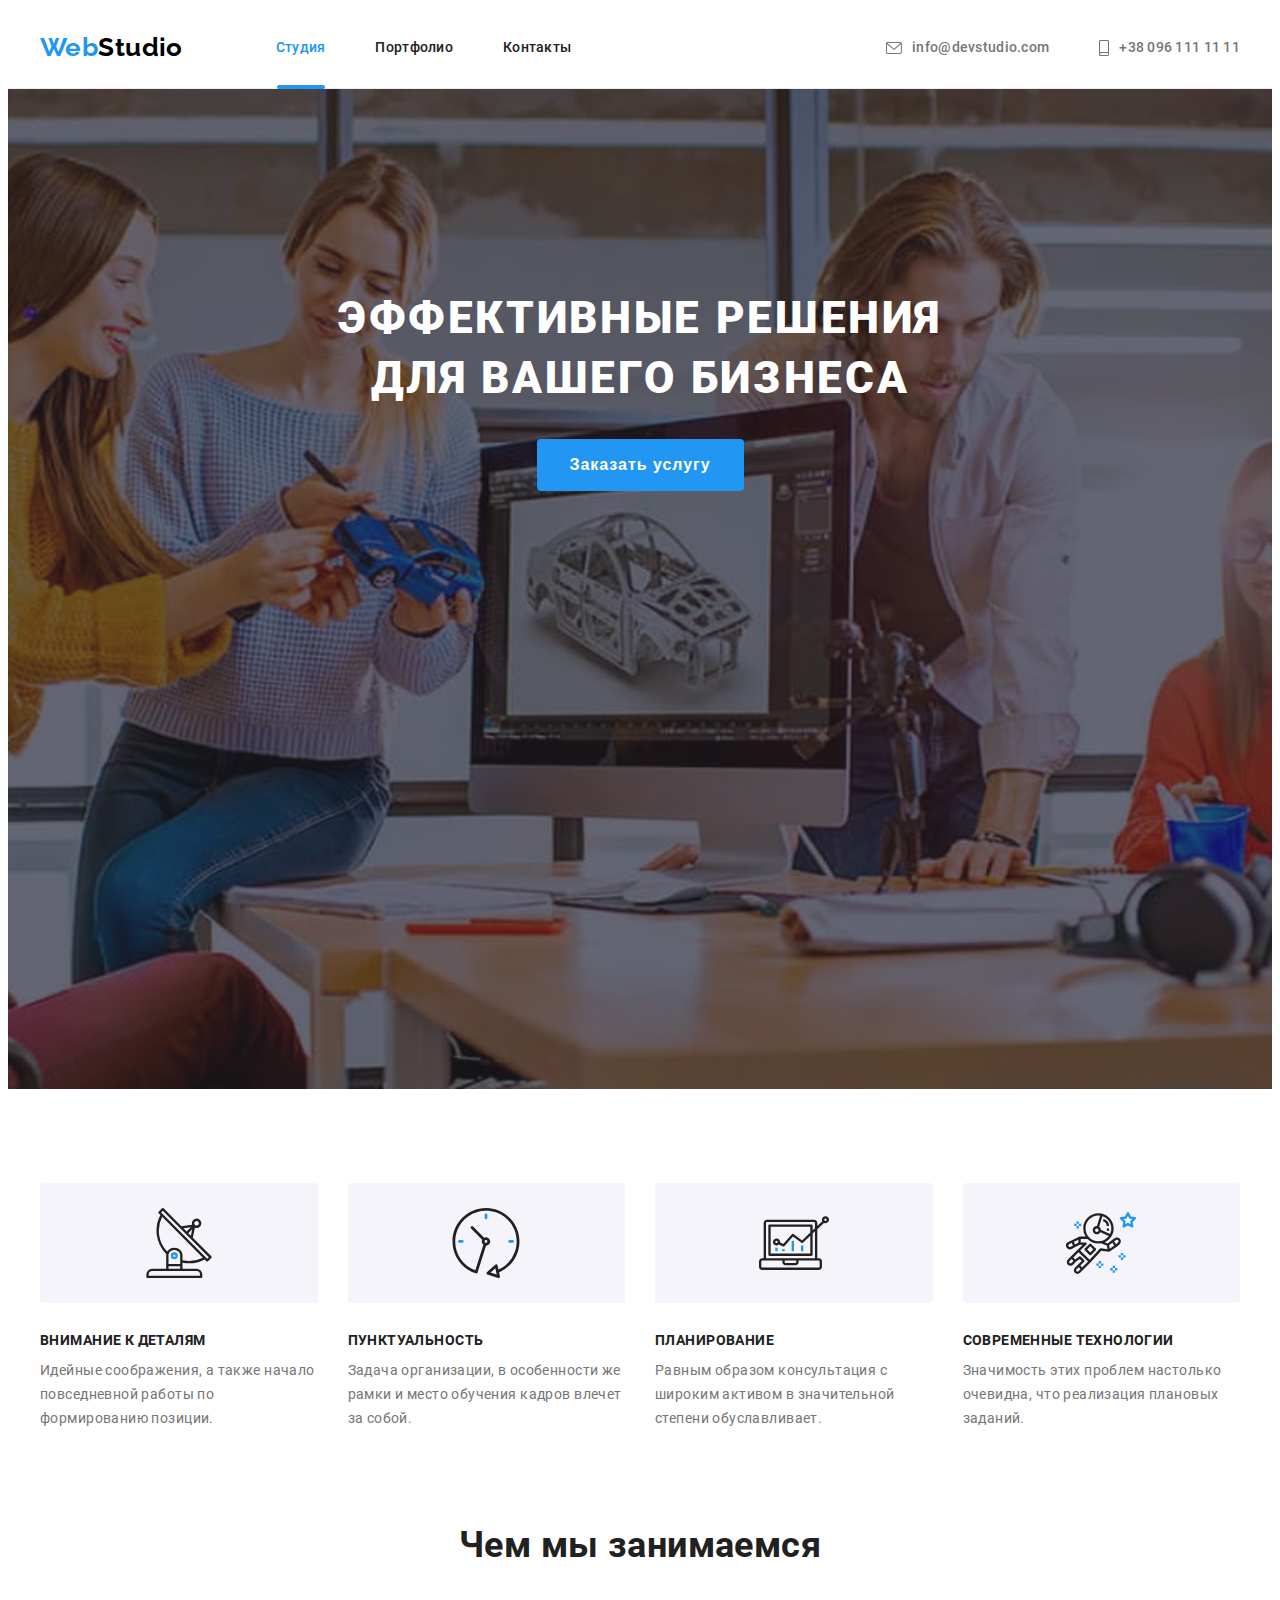
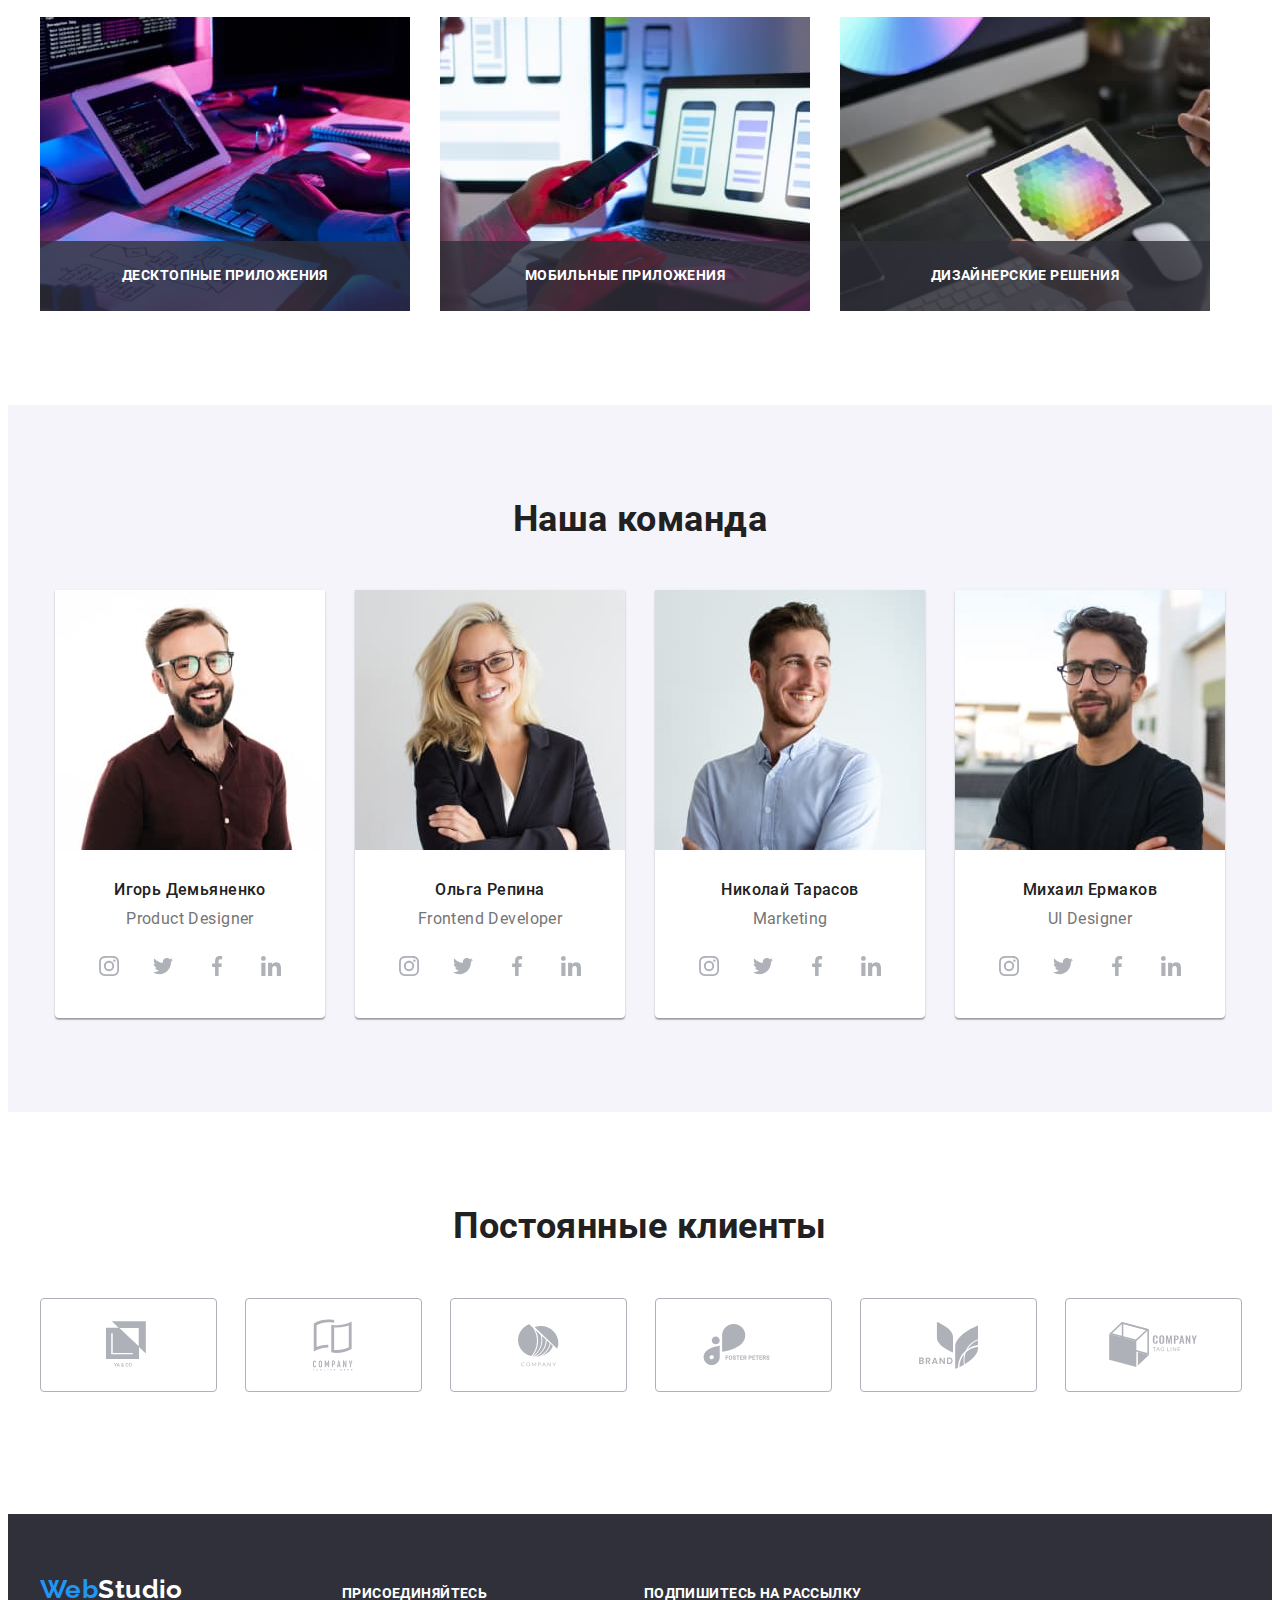
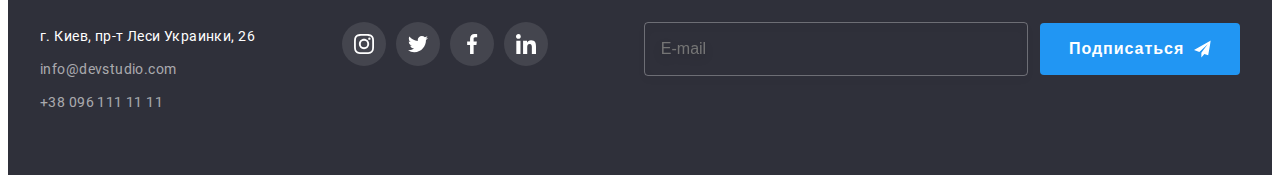
<file: index.html>
<!DOCTYPE html>
<html lang="ru">
  <head>
    <meta charset="UTF-8" />
    <meta http-equiv="X-UA-Compatible" content="IE=edge" />
    <meta name="viewport" content="width=device-width, initial-scale=1.0" />
    <title>Студия</title>
    <link
      rel="stylesheet"
      href="https://cdnjs.cloudflare.com/ajax/libs/modern-normalize/1.0.0/modern-normalize.min.css"
      integrity="sha512-ISS7cAi1PEhQ8jnbJpJZMd29NlhNj4AWYyLOSp2CE/CsHxTCu+r+t0D2yoJudVrd0/8fTVPUVDzY5Tvli75u/g=="
      crossorigin="anonymous"
    />
    <link rel="stylesheet" href="./css/main.min.css" />
  </head>

  <body>
    <!--Header container-->
    <header class="header">
      <div class="container container--flex">
        <nav class="nav header__nav">
          <a class="logo header__logo" href="./index.html" lang="en"
            ><span class="logo__accent">Web</span>Studio</a
          >

          <ul class="menu list">
            <li class="menu__item">
              <a class="menu__link link link--current" href="./index.html"
                >Студия</a
              >
            </li>
            <li class="menu__item">
              <a class="menu__link link" href="./portfolio.html">Портфолио</a>
            </li>
            <li class="menu__item">
              <a class="menu__link link" href="">Контакты</a>
            </li>
          </ul>
        </nav>

        <div class="contacts header__contacts">
          <ul class="header__contacts-list list">
            <li class="contacts-list__item">
              <a
                class="contacts-list__link contacts-list__mail"
                href="mailto:info@devstudio.com"
              >
                <svg class="contacts-list__icon contacts__mail">
                  <use href="./images/sprite.svg#icon-mail"></use>
                </svg>
                <span>info@devstudio.com</span>
              </a>
            </li>
            <li class="contacts-list__item">
              <a
                class="contacts-list__link contacts-list__tel"
                href="tel:+380961111111"
              >
                <svg class="contacts-list__icon contacts__tel">
                  <use href="./images/sprite.svg#icon-tel"></use>
                </svg>
                <span>+38 096 111 11 11</span>
              </a>
            </li>
          </ul>
        </div>

        <button class="button-burger" type="button" data-menu-button>
          <svg width="40" height="40">
            <use href="./images/sprite.svg#icon-menu"></use>
          </svg>
        </button>
      </div>

      <div class="mobile-menu" data-menu>
        <button class="mobile-menu__close-btn" type="button" data-menu-close>
          <svg width="40" height="40">
            <use href="./images/sprite.svg#icon-close-menu"></use>
          </svg>
        </button>

        <ul class="mobile-menu__nav list">
          <li class="nav__item">
            <a
              class="mobile-menu__link nav__link link--current link"
              href="./index.html"
              >Студия</a
            >
          </li>
          <li class="nav__item">
            <a class="mobile-menu__link nav__link link" href="./portfolio.html"
              >Портфолио</a
            >
          </li>
          <li class="nav__item">
            <a class="mobile-menu__link nav__link link" href="">Контакты</a>
          </li>
        </ul>

        <div>
          <div class="mobile-menu__contacts">
            <ul class="mobile-menu__contacts-list list">
              <li class="mobile-menu__contacts-item">
                <a
                  class="mobile-menu__link mobile-menu__mail link"
                  href="mailto:info@devstudio.com"
                >
                  <span>info@devstudio.com</span>
                </a>
              </li>
              <li class="mobile-menu__contacts-item">
                <a
                  class="mobile-menu__link mobile-menu__tel link"
                  href="tel:+380961111111"
                >
                  <span>+38 096 111 11 11</span>
                </a>
              </li>
            </ul>
          </div>

          <ul class="mobile-menu__socials list">
            <li class="socials__item">
              <a
                href=""
                class="mobile-menu__link socials__link-mobile link"
                aria-label="Инстаграм"
                target="_blank"
                rel="noopener noreferrer"
              >
                Instagram
              </a>
            </li>
            <li class="socials__item">
              <a
                href=""
                class="mobile-menu__link socials__link-mobile link"
                aria-label="Твиттер"
                target="_blank"
                rel="noopener noreferrer"
              >
                Twitter
              </a>
            </li>
            <li class="socials__item">
              <a
                href=""
                class="mobile-menu__link socials__link-mobile link"
                aria-label="Фейсбук"
                target="_blank"
                rel="noopener noreferrer"
              >
                Facebook
              </a>
            </li>
            <li class="socials__item">
              <a
                href=""
                class="mobile-menu__link socials__link-mobile last link"
                aria-label="ЛинкедИН"
                target="_blank"
                rel="noopener noreferrer"
              >
                LinkedIn
              </a>
            </li>
          </ul>
        </div>
      </div>
    </header>

    <!--Main container-->
    <main>
      <!-- Hero section -->
      <section class="hero">
        <h1 class="hero__title">Эффективные решения для вашего бизнеса</h1>

        <button class="button-primary" type="button" data-modal-open>
          Заказать услугу
        </button>
      </section>

      <!--Features section-->
      <section class="section">
        <div class="features container">
          <h2 class="visually-hidden">Наши особенности</h2>

          <ul class="features__list list">
            <li class="features__item">
              <div class="features__image">
                <svg class="features__icon">
                  <use href="./images/sprite.svg#icon-antenna"></use>
                </svg>
              </div>

              <h3 class="features__title">Внимание к деталям</h3>

              <p class="features__text">
                Идейные соображения, а также начало повседневной работы по
                формированию позиции.
              </p>
            </li>

            <li class="features__item">
              <div class="features__image">
                <svg class="features__icon">
                  <use href="./images/sprite.svg#icon-clock"></use>
                </svg>
              </div>

              <h3 class="features__title">Пунктуальность</h3>

              <p class="features__text">
                Задача организации, в особенности же рамки и место обучения
                кадров влечет за собой.
              </p>
            </li>

            <li class="features__item">
              <div class="features__image">
                <svg class="features__icon">
                  <use href="./images/sprite.svg#icon-diagram"></use>
                </svg>
              </div>

              <h3 class="features__title">Планирование</h3>

              <p class="features__text">
                Равным образом консультация с широким активом в значительной
                степени обуславливает.
              </p>
            </li>

            <li class="features__item">
              <div class="features__image">
                <svg class="features__icon">
                  <use href="./images/sprite.svg#icon-astronaut"></use>
                </svg>
              </div>

              <h3 class="features__title">Современные технологии</h3>
              <p class="features__text">
                Значимость этих проблем настолько очевидна, что реализация
                плановых заданий.
              </p>
            </li>
          </ul>
        </div>
      </section>

      <!-- What we do section -->
      <section class="activity activity--padding section">
        <div class="container">
          <h2 class="section-title">Чем мы занимаемся</h2>

          <ul class="activity__list list">
            <li class="activity__item">
              <picture>
                <source
                  srcset="
                    ./images/activity/desktop/img1@1x.jpg 1x,
                    ./images/activity/desktop/img1@2x.jpg 2x
                  "
                  media="(min-width: 1200px)"
                  type="image/jpeg"
                />
                <img
                  class="img-block"
                  src="./images/activity/desktop/img1.jpg"
                  alt="Десктопные приложения"
                />
              </picture>
              <div class="activity__content">
                <p class="activity__text">Десктопные приложения</p>
              </div>
            </li>
            <li class="activity__item">
              <picture>
                <source
                  srcset="
                    ./images/activity/desktop/img2@1x.jpg 1x,
                    ./images/activity/desktop/img2@2x.jpg 2x
                  "
                  media="(min-width: 1200px)"
                  type="image/jpeg"
                />
                <img
                  class="img-block"
                  src="./images/activity/desktop/img2.jpg"
                  alt="Мобильные приложения"
                />
              </picture>
              <div class="activity__content">
                <p class="activity__text">Мобильные приложения</p>
              </div>
            </li>
            <li class="activity__item">
              <picture>
                <source
                  srcset="
                    ./images/activity/desktop/img3@1x.jpg 1x,
                    ./images/activity/desktop/img3@2x.jpg 2x
                  "
                  media="(min-width: 1200px)"
                  type="image/jpeg"
                />
                <img
                  class="img-block"
                  src="./images/activity/desktop/img3.jpg"
                  alt="Дизайнерские решения"
                />
              </picture>

              <div class="activity__content">
                <p class="activity__text">Дизайнерские решения</p>
              </div>
            </li>
          </ul>
        </div>
      </section>

      <!--Our team section-->
      <section class="section section--alt-bg">
        <div class="container">
          <h2 class="section-title">Наша команда</h2>

          <ul class="team list">
            <li class="team__item">
              <picture>
                <source
                  srcset="
                    ./images/our-team/desktop/igor-desktop@1x.jpg 1x,
                    ./images/our-team/desktop/igor-desktop@2x.jpg 2x
                  "
                  media="(min-width: 1200px)"
                  type="image/jpeg"
                />
                <source
                  srcset="
                    ./images/our-team/tablet/igor-tablet@1x.jpg 1x,
                    ./images/our-team/tablet/igor-tablet@2x.jpg 2x
                  "
                  media="(min-width: 768px)"
                  type="image/jpeg"
                />
                <source
                  srcset="
                    ./images/our-team/mobile/igor-phone@1x.jpg 1x,
                    ./images/our-team/mobile/igor-phone@2x.jpg 2x
                  "
                  media="(max-width: 767px)"
                  type="image/jpeg"
                />
                <img
                  class="img-block"
                  src="./images/our-team/igor.jpg"
                  alt="Игорь Демьяненко"
                />
              </picture>

              <div class="team__content">
                <h3 class="content__team-title">Игорь Демьяненко</h3>
                <p class="content__team-post" lang="en">Product Designer</p>

                <ul class="social-icons list">
                  <li class="social-icons__item">
                    <a
                      href=""
                      class="social-icons__link"
                      aria-label="Инстаграм"
                      target="_blank"
                      rel="noopener noreferrer"
                    >
                      <svg class="social-icons__svg">
                        <use href="./images/sprite.svg#icon-instagram"></use>
                      </svg>
                    </a>
                  </li>
                  <li class="social-icons__item">
                    <a
                      href=""
                      class="social-icons__link"
                      aria-label="Твиттер"
                      target="_blank"
                      rel="noopener noreferrer"
                    >
                      <svg class="social-icons__svg">
                        <use href="./images/sprite.svg#icon-twitter"></use>
                      </svg>
                    </a>
                  </li>
                  <li class="social-icons__item">
                    <a
                      href=""
                      class="social-icons__link"
                      aria-label="Фейсбук"
                      target="_blank"
                      rel="noopener noreferrer"
                    >
                      <svg class="social-icons__svg">
                        <use href="./images/sprite.svg#icon-facebook"></use>
                      </svg>
                    </a>
                  </li>
                  <li class="social-icons__item">
                    <a
                      href=""
                      class="social-icons__link"
                      aria-label="ЛинкедИН"
                      target="_blank"
                      rel="noopener noreferrer"
                    >
                      <svg class="social-icons__svg">
                        <use href="./images/sprite.svg#icon-linkedin"></use>
                      </svg>
                    </a>
                  </li>
                </ul>
              </div>
            </li>

            <li class="team__item">
              <picture>
                <source
                  srcset="
                    ./images/our-team/desktop/olga-desktop@1x.jpg 1x,
                    ./images/our-team/desktop/olga-desktop@2x.jpg 2x
                  "
                  media="(min-width: 1200px)"
                  type="image/jpeg"
                />
                <source
                  srcset="
                    ./images/our-team/tablet/olga-tablet@1x.jpg 1x,
                    ./images/our-team/tablet/olga-tablet@2x.jpg 2x
                  "
                  media="(min-width: 768px)"
                  type="image/jpeg"
                />
                <source
                  srcset="
                    ./images/our-team/mobile/olga-phone@1x.jpg 1x,
                    ./images/our-team/mobile/olga-phone@2x.jpg 2x
                  "
                  media="(max-width: 767px)"
                  type="image/jpeg"
                />
                <img
                  class="img-block"
                  src="./images/our-team/olga.jpg"
                  alt="Ольга Репина"
                />
              </picture>
              <div class="team__content">
                <h3 class="content__team-title">Ольга Репина</h3>
                <p class="content__team-post" lang="en">Frontend Developer</p>

                <ul class="social-icons list">
                  <li class="social-icons__item">
                    <a
                      href=""
                      class="social-icons__link"
                      aria-label="Инстаграм"
                      target="_blank"
                      rel="noopener noreferrer"
                    >
                      <svg class="social-icons__svg">
                        <use href="./images/sprite.svg#icon-instagram"></use>
                      </svg>
                    </a>
                  </li>
                  <li class="social-icons__item">
                    <a
                      href=""
                      class="social-icons__link"
                      aria-label="Твиттер"
                      target="_blank"
                      rel="noopener noreferrer"
                    >
                      <svg class="social-icons__svg">
                        <use href="./images/sprite.svg#icon-twitter"></use>
                      </svg>
                    </a>
                  </li>
                  <li class="social-icons__item">
                    <a
                      href=""
                      class="social-icons__link"
                      aria-label="Фейсбук"
                      target="_blank"
                      rel="noopener noreferrer"
                    >
                      <svg class="social-icons__svg">
                        <use href="./images/sprite.svg#icon-facebook"></use>
                      </svg>
                    </a>
                  </li>
                  <li class="social-icons__item">
                    <a
                      href=""
                      class="social-icons__link"
                      aria-label="ЛинкедИН"
                      target="_blank"
                      rel="noopener noreferrer"
                    >
                      <svg class="social-icons__svg">
                        <use href="./images/sprite.svg#icon-linkedin"></use>
                      </svg>
                    </a>
                  </li>
                </ul>
              </div>
            </li>

            <li class="team__item">
              <picture>
                <source
                  srcset="
                    ./images/our-team/desktop/nikolay-desktop@1x.jpg 1x,
                    ./images/our-team/desktop/nikolay-desktop@2x.jpg 2x
                  "
                  media="(min-width: 1200px)"
                  type="image/jpeg"
                />
                <source
                  srcset="
                    ./images/our-team/tablet/nikolay-tablet@1x.jpg 1x,
                    ./images/our-team/tablet/nikolay-tablet@2x.jpg 2x
                  "
                  media="(min-width: 768px)"
                  type="image/jpeg"
                />
                <source
                  srcset="
                    ./images/our-team/mobile/nikolay-phone@1x.jpg 1x,
                    ./images/our-team/mobile/nikolay-phone@2x.jpg 2x
                  "
                  media="(max-width: 767px)"
                  type="image/jpeg"
                />
                <img
                  class="img-block"
                  src="./images/our-team/nikolay.jpg"
                  alt="Николай Тарасов"
                />
              </picture>

              <div class="team__content">
                <h3 class="content__team-title">Николай Тарасов</h3>
                <p class="content__team-post" lang="en">Marketing</p>

                <ul class="social-icons list">
                  <li class="social-icons__item">
                    <a
                      href=""
                      class="social-icons__link"
                      aria-label="Инстаграм"
                      target="_blank"
                      rel="noopener noreferrer"
                    >
                      <svg class="social-icons__svg">
                        <use href="./images/sprite.svg#icon-instagram"></use>
                      </svg>
                    </a>
                  </li>
                  <li class="social-icons__item">
                    <a
                      href=""
                      class="social-icons__link"
                      aria-label="Твиттер"
                      target="_blank"
                      rel="noopener noreferrer"
                    >
                      <svg class="social-icons__svg">
                        <use href="./images/sprite.svg#icon-twitter"></use>
                      </svg>
                    </a>
                  </li>
                  <li class="social-icons__item">
                    <a
                      href=""
                      class="social-icons__link"
                      aria-label="Фейсбук"
                      target="_blank"
                      rel="noopener noreferrer"
                    >
                      <svg class="social-icons__svg">
                        <use href="./images/sprite.svg#icon-facebook"></use>
                      </svg>
                    </a>
                  </li>
                  <li class="social-icons__item">
                    <a
                      href=""
                      class="social-icons__link"
                      aria-label="ЛинкедИН"
                      target="_blank"
                      rel="noopener noreferrer"
                    >
                      <svg class="social-icons__svg">
                        <use href="./images/sprite.svg#icon-linkedin"></use>
                      </svg>
                    </a>
                  </li>
                </ul>
              </div>
            </li>

            <li class="team__item">
              <picture>
                <source
                  srcset="
                    ./images/our-team/desktop/mihail-desktop@1x.jpg 1x,
                    ./images/our-team/desktop/mihail-desktop@2x.jpg 2x
                  "
                  media="(min-width: 1200px)"
                  type="image/jpeg"
                />
                <source
                  srcset="
                    ./images/our-team/tablet/mihail-tablet@1x.jpg 1x,
                    ./images/our-team/tablet/mihail-tablet@2x.jpg 2x
                  "
                  media="(min-width: 768px)"
                  type="image/jpeg"
                />
                <source
                  srcset="
                    ./images/our-team/mobile/mihail-phone@1x.jpg 1x,
                    ./images/our-team/mobile/mihail-phone@2x.jpg 2x
                  "
                  media="(max-width: 767px)"
                  type="image/jpeg"
                />
                <img
                  class="img-block"
                  src="./images/our-team/mihail.jpg"
                  alt="Михаил Ермаков"
                />
              </picture>

              <div class="team__content">
                <h3 class="content__team-title">Михаил Ермаков</h3>
                <p class="content__team-post" lang="en">UI Designer</p>
                <ul class="social-icons list">
                  <li class="social-icons__item">
                    <a
                      href=""
                      class="social-icons__link"
                      aria-label="Инстаграм"
                      target="_blank"
                      rel="noopener noreferrer"
                    >
                      <svg class="social-icons__svg">
                        <use href="./images/sprite.svg#icon-instagram"></use>
                      </svg>
                    </a>
                  </li>
                  <li class="social-icons__item">
                    <a
                      href=""
                      class="social-icons__link"
                      aria-label="Твиттер"
                      target="_blank"
                      rel="noopener noreferrer"
                    >
                      <svg class="social-icons__svg">
                        <use href="./images/sprite.svg#icon-twitter"></use>
                      </svg>
                    </a>
                  </li>
                  <li class="social-icons__item">
                    <a
                      href=""
                      class="social-icons__link"
                      aria-label="Фейсбук"
                      target="_blank"
                      rel="noopener noreferrer"
                    >
                      <svg class="social-icons__svg">
                        <use href="./images/sprite.svg#icon-facebook"></use>
                      </svg>
                    </a>
                  </li>
                  <li class="social-icons__item">
                    <a
                      href=""
                      class="social-icons__link"
                      aria-label="ЛинкедИН"
                      target="_blank"
                      rel="noopener noreferrer"
                    >
                      <svg class="social-icons__svg">
                        <use href="./images/sprite.svg#icon-linkedin"></use>
                      </svg>
                    </a>
                  </li>
                </ul>
              </div>
            </li>
          </ul>
        </div>
      </section>

      <section class="clients section">
        <div class="container">
          <h2 class="section-title">Постоянные клиенты</h2>
          <ul class="clients__list list">
            <li class="clients__item">
              <a
                class="clients__link"
                href=""
                target="_blank"
                rel="noopener noreferrer"
              >
                <svg class="client-icon" width="44" height="49">
                  <use href="./images/sprite.svg#icon-logo-1"></use>
                </svg>
              </a>
            </li>
            <li class="clients__item">
              <a
                class="clients__link"
                href=""
                target="_blank"
                rel="noopener noreferrer"
              >
                <svg class="client-icon" width="40" height="52">
                  <use href="./images/sprite.svg#icon-logo-2"></use>
                </svg>
              </a>
            </li>
            <li class="clients__item">
              <a
                class="clients__link"
                href=""
                target="_blank"
                rel="noopener noreferrer"
              >
                <svg class="client-icon" width="41" height="43">
                  <use href="./images/sprite.svg#icon-logo-3"></use>
                </svg>
              </a>
            </li>
            <li class="clients__item">
              <a
                class="clients__link"
                href=""
                target="_blank"
                rel="noopener noreferrer"
              >
                <svg class="client-icon logo-4" width="80" height="42">
                  <use href="./images/sprite.svg#icon-logo-4"></use>
                </svg>
              </a>
            </li>
            <li class="clients__item">
              <a
                class="clients__link"
                href=""
                target="_blank"
                rel="noopener noreferrer"
              >
                <svg class="client-icon" width="59" height="47">
                  <use href="./images/sprite.svg#icon-logo-5"></use>
                </svg>
              </a>
            </li>
            <li class="clients__item">
              <a
                class="clients__link"
                href=""
                target="_blank"
                rel="noopener noreferrer"
              >
                <svg class="client-icon" width="88.5" height="45.5">
                  <use href="./images/sprite.svg#icon-logo-6"></use>
                </svg>
              </a>
            </li>
          </ul>
        </div>
      </section>
    </main>

    <footer class="footer">
      <div class="container container__footer">
        <div class="footer__address">
          <a class="logo footer__logo" href="./index.html" lang="en"
            ><span class="logo__accent">Web</span>Studio</a
          >

          <address>
            <p class="address__text">г. Киев, пр-т Леси Украинки, 26</p>

            <ul class="footer__contacts list">
              <li class="address__item">
                <a class="address__link link" href="mailto:info@devstudio.com"
                  >info@devstudio.com</a
                >
              </li>
              <li class="address__item">
                <a class="address__link link" href="tel:+380961111111"
                  >+38 096 111 11 11</a
                >
              </li>
            </ul>
          </address>
        </div>

        <div class="footer__join">
          <b class="join__text">Присоединяйтесь</b>
          <ul class="social-icons list">
            <li class="social-icons__item">
              <a
                href=""
                class="social-icons__link social-icons__link--color-inverse"
                aria-label="Инстаграм"
                target="_blank"
                rel="noopener noreferrer"
              >
                <svg class="social-icons__svg">
                  <use href="./images/sprite.svg#icon-instagram"></use>
                </svg>
              </a>
            </li>
            <li class="social-icons__item">
              <a
                href=""
                class="social-icons__link social-icons__link--color-inverse"
                aria-label="Твиттер"
                target="_blank"
                rel="noopener noreferrer"
              >
                <svg class="social-icons__svg">
                  <use href="./images/sprite.svg#icon-twitter"></use>
                </svg>
              </a>
            </li>
            <li class="social-icons__item">
              <a
                href=""
                class="social-icons__link social-icons__link--color-inverse"
                aria-label="Фейсбук"
                target="_blank"
                rel="noopener noreferrer"
              >
                <svg class="social-icons__svg">
                  <use href="./images/sprite.svg#icon-facebook"></use>
                </svg>
              </a>
            </li>
            <li class="social-icons__item">
              <a
                href=""
                class="social-icons__link social-icons__link--color-inverse"
                aria-label="ЛинкедИН"
                target="_blank"
                rel="noopener noreferrer"
              >
                <svg class="social-icons__svg">
                  <use href="./images/sprite.svg#icon-linkedin"></use>
                </svg>
              </a>
            </li>
          </ul>
        </div>

        <div class="footer__newsletter">
          <b class="newsletter__title">Подпишитесь на рассылку</b>
          <form action="#" class="newsletter__form">
            <input
              class="newsletter__field"
              type="email"
              name="mail"
              placeholder="E-mail"
            />
            <button class="newsletter__btn button-primary" type="submit">
              <span>Подписаться</span>
              <svg class="btn__icon">
                <use href="./images/sprite.svg#icon-send"></use>
              </svg>
            </button>
          </form>
        </div>
      </div>
    </footer>

    <div class="backdrop backdrop__is-hidden" data-modal>
      <div class="modal">
        <button type="button" class="close-button" data-modal-close>
          <svg class="close-button-icon" width="11" height="11">
            <use href="./images/sprite.svg#icon-close"></use>
          </svg>
        </button>

        <form class="subscribe-form">
          <p class="subscribe-form__title">
            Оставьте свои данные, мы вам перезвоним
          </p>

          <div class="subscribe-form__field">
            <label for="username" class="subscribe-form__label">Имя</label>

            <div class="subscribe-form__thumb">
              <input
                class="subscribe-form__input"
                type="text"
                name="username"
                id="username"
                required
              />
              <svg class="subscribe-form__icon username">
                <use href="./images/sprite.svg#icon-username"></use>
              </svg>
            </div>
          </div>

          <div class="subscribe-form__field">
            <label for="tel" class="subscribe-form__label">Телефон</label>

            <div class="subscribe-form__thumb">
              <input
                class="subscribe-form__input"
                type="tel"
                name="tel"
                id="tel"
                required
              />
              <svg class="subscribe-form__icon">
                <use href="./images/sprite.svg#icon-phone-black"></use>
              </svg>
            </div>
          </div>

          <div class="subscribe-form__field">
            <label for="mail" class="subscribe-form__label">Почта</label>

            <div class="subscribe-form__thumb">
              <input
                class="subscribe-form__input"
                type="email"
                name="email"
                id="mail"
                required
              />
              <svg class="subscribe-form__icon mail">
                <use href="./images/sprite.svg#icon-email-black"></use>
              </svg>
            </div>
          </div>

          <div class="subscribe-form__field subscribe-form__textarea">
            <label for="comment" class="subscribe-form__label"
              >Комментарий</label
            >
            <textarea
              class="subscribe-form__input subscribe-form__comment"
              name="comment"
              id="comment"
              placeholder="Введите текст"
              rows="10"
            ></textarea>
          </div>

          <div class="subscribe-form__field subscribe-form__agreement">
            <label class="agreement__label">
              <input
                class="subscribe-form__checkbox"
                type="checkbox"
                name="agreement"
                required
              />
              <span class="checkbox__icon"></span>
              <span class="agreement__text"
                >Cоглашаюсь с рассылкой и принимаю
                <a href="" class="agreement__link"> Условия договора</a>
              </span>
            </label>
          </div>

          <button
            class="button-primary subscribe-form__button-primary"
            type="submit"
          >
            Отправить
          </button>
        </form>
      </div>
    </div>

    <script src="./js/mobile-menu.js"></script>
    <script src="./js/modal.js"></script>
  </body>
</html>
</file>
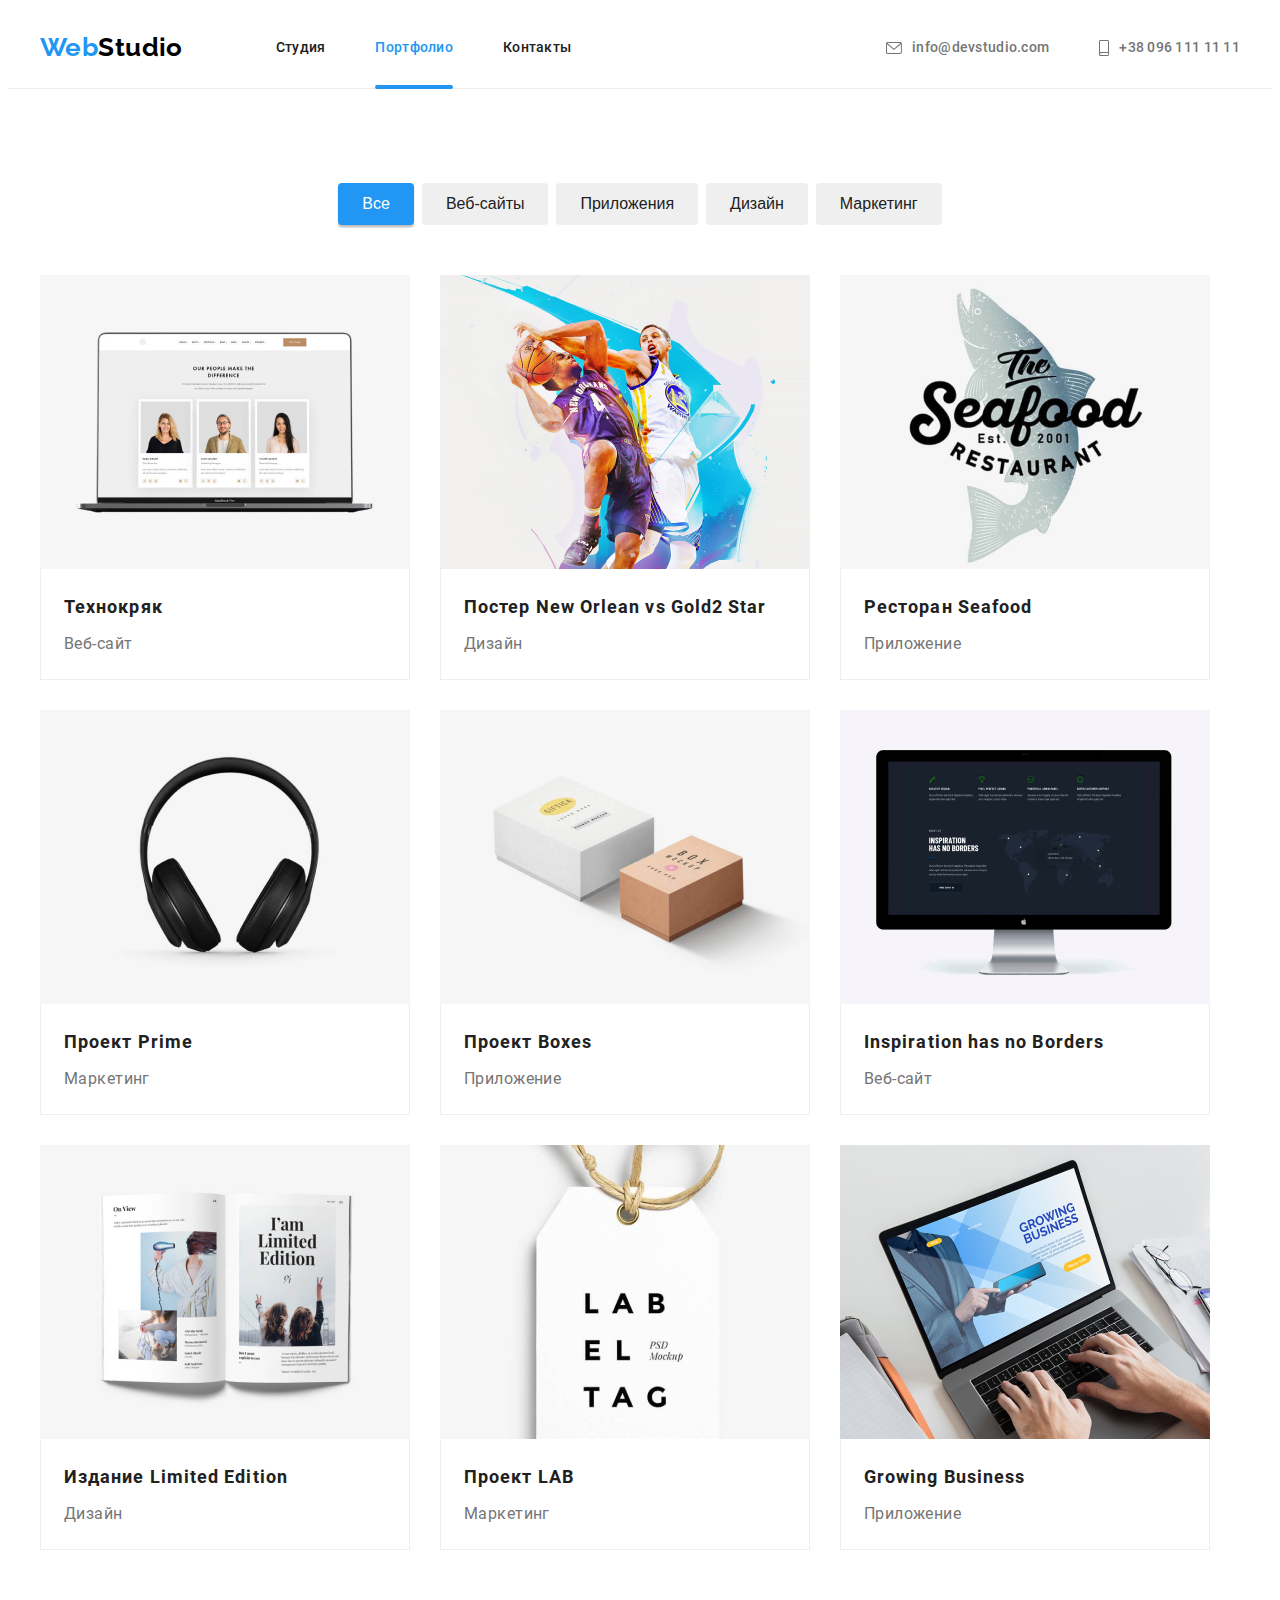
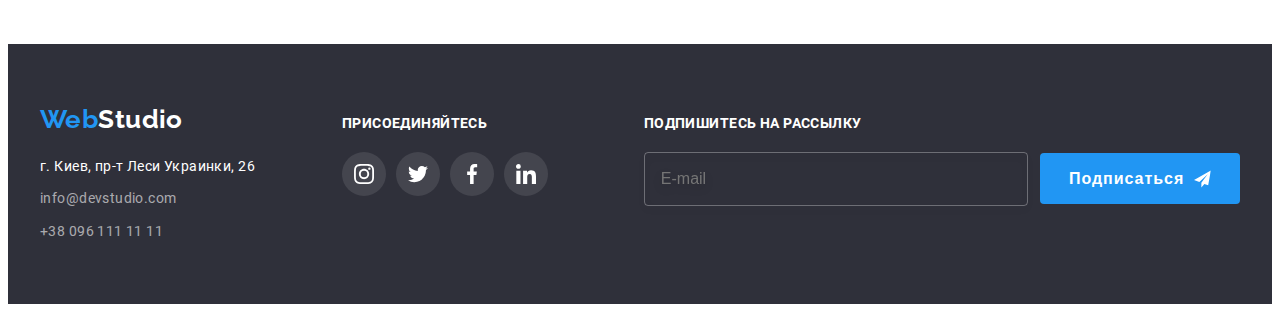
<file: portfolio.html>
<!DOCTYPE html>
<html lang="ru">
  <head>
    <meta charset="UTF-8" />
    <meta http-equiv="X-UA-Compatible" content="IE=edge" />
    <meta name="viewport" content="width=device-width, initial-scale=1.0" />
    <title>Портфолио</title>
    <link
      rel="stylesheet"
      href="https://cdnjs.cloudflare.com/ajax/libs/modern-normalize/1.0.0/modern-normalize.min.css"
      integrity="sha512-ISS7cAi1PEhQ8jnbJpJZMd29NlhNj4AWYyLOSp2CE/CsHxTCu+r+t0D2yoJudVrd0/8fTVPUVDzY5Tvli75u/g=="
      crossorigin="anonymous"
    />

    <link rel="stylesheet" href="./css/main.min.css" />
  </head>
  <body>
    <header class="header">
      <div class="container container--flex">
        <nav class="nav header__nav">
          <a class="logo header__logo" href="./index.html" lang="en"
            ><span class="logo__accent">Web</span>Studio</a
          >

          <ul class="menu list">
            <li class="menu__item">
              <a class="menu__link link" href="./index.html">Студия</a>
            </li>
            <li class="menu__item">
              <a
                class="menu__link menu__link--border-width link link--current"
                href="./portfolio.html"
                >Портфолио</a
              >
            </li>
            <li class="menu__item">
              <a class="menu__link link" href="">Контакты</a>
            </li>
          </ul>
        </nav>

        <div class="contacts header__contacts">
          <ul class="header__contacts-list list">
            <li class="contacts-list__item">
              <a
                class="contacts-list__link contacts-list__mail"
                href="mailto:info@devstudio.com"
              >
                <svg class="contacts-list__icon" width="16" height="12">
                  <use href="./images/sprite.svg#icon-mail"></use>
                </svg>
                <span>info@devstudio.com</span>
              </a>
            </li>
            <li class="contacts-list__item">
              <a
                class="contacts-list__link contacts-list__tel"
                href="tel:+380961111111"
              >
                <svg class="contacts-list__icon" width="10" height="16">
                  <use href="./images/sprite.svg#icon-tel"></use>
                </svg>
                <span>+38 096 111 11 11</span>
              </a>
            </li>
          </ul>
        </div>

        <button class="button-burger" type="button" data-menu-button>
          <svg width="40" height="40">
            <use href="./images/sprite.svg#icon-menu"></use>
          </svg>
        </button>
      </div>

      <div class="mobile-menu" data-menu>
        <button class="mobile-menu__close-btn" type="button" data-menu-close>
          <svg width="40" height="40">
            <use href="./images/sprite.svg#icon-close-menu"></use>
          </svg>
        </button>

        <ul class="mobile-menu__nav list">
          <li class="nav__item">
            <a class="mobile-menu__link nav__link link" href="./index.html"
              >Студия</a
            >
          </li>
          <li class="nav__item">
            <a
              class="mobile-menu__link nav__link link--current link"
              href="./portfolio.html"
              >Портфолио</a
            >
          </li>
          <li class="nav__item">
            <a class="mobile-menu__link nav__link link" href="">Контакты</a>
          </li>
        </ul>

        <div>
          <div class="mobile-menu__contacts">
            <ul class="mobile-menu__contacts-list list">
              <li class="mobile-menu__contacts-item">
                <a
                  class="mobile-menu__link mobile-menu__mail link"
                  href="mailto:info@devstudio.com"
                >
                  <span>info@devstudio.com</span>
                </a>
              </li>
              <li class="mobile-menu__contacts-item">
                <a
                  class="mobile-menu__link mobile-menu__tel link"
                  href="tel:+380961111111"
                >
                  <span>+38 096 111 11 11</span>
                </a>
              </li>
            </ul>
          </div>

          <ul class="mobile-menu__socials list">
            <li class="socials__item">
              <a
                href=""
                class="mobile-menu__link socials__link-mobile link"
                aria-label="Инстаграм"
                target="_blank"
                rel="noopener noreferrer"
              >
                Instagram
              </a>
            </li>
            <li class="socials__item">
              <a
                href=""
                class="mobile-menu__link socials__link-mobile link"
                aria-label="Твиттер"
                target="_blank"
                rel="noopener noreferrer"
              >
                Twitter
              </a>
            </li>
            <li class="socials__item">
              <a
                href=""
                class="mobile-menu__link socials__link-mobile link"
                aria-label="Фейсбук"
                target="_blank"
                rel="noopener noreferrer"
              >
                Facebook
              </a>
            </li>
            <li class="socials__item">
              <a
                href=""
                class="mobile-menu__link socials__link-mobile last link"
                aria-label="ЛинкедИН"
                target="_blank"
                rel="noopener noreferrer"
              >
                LinkedIn
              </a>
            </li>
          </ul>
        </div>
      </div>
    </header>
    <!--Main container-->
    <main>
      <!--Projects section-->
      <section class="projects section">
        <div class="container">
          <h1 class="visually-hidden">Наши проекты</h1>
          <!--Filters list-->
          <ul class="projects__filters list">
            <li class="filters__item">
              <button
                class="button-secondary button-secondary--current"
                type="button"
              >
                Все
              </button>
            </li>
            <li class="filters__item">
              <button class="button-secondary" type="button">Веб-сайты</button>
            </li>
            <li class="filters__item">
              <button class="button-secondary" type="button">Приложения</button>
            </li>
            <li class="filters__item">
              <button class="button-secondary" type="button">Дизайн</button>
            </li>
            <li class="filters__item">
              <button class="button-secondary" type="button">Маркетинг</button>
            </li>
          </ul>

          <!--Projects list-->
          <ul class="cardset list">
            <li class="project">
              <a class="card__link link" href="">
                <article class="card">
                  <div class="card__thumb">
                    <picture>
                      <source
                        srcset="
                          ./images/portfolio/desktop/project1-desktop@1x.jpg 1x,
                          ./images/portfolio/desktop/project1-desktop@2x.jpg 2x
                        "
                        media="(min-width: 1200px)"
                        type="image/jpeg"
                      />
                      <source
                        srcset="
                          ./images/portfolio/tablet/project1-tablet@1x.jpg 1x,
                          ./images/portfolio/tablet/project1-tablet@2x.jpg 2x
                        "
                        media="(min-width: 768px)"
                        type="image/jpeg"
                      />
                      <source
                        srcset="
                          ./images/portfolio/mobile/project1-phone@1x.jpg 1x,
                          ./images/portfolio/mobile/project1-phone@2x.jpg 2x
                        "
                        media="(max-width: 767px)"
                        type="image/jpeg"
                      />
                      <img
                        class="img-block"
                        src="./images/portfolio/project1.jpg"
                        alt="Веб-сайт Технокряк"
                      />
                    </picture>

                    <p class="card__text">
                      Технокряк это современная площадка распространения
                      коронавируса. Компании используют эту платформу для
                      цифрового шпионажа и атак на защищённые сервера
                      конкурентов.
                    </p>
                  </div>
                  <div class="card__content">
                    <h2 class="card__title title">Технокряк</h2>
                    <p class="card__category">Веб-сайт</p>
                  </div>
                </article>
              </a>
            </li>

            <li class="project">
              <a class="card__link link" href="">
                <article class="card">
                  <div class="card__thumb">
                    <picture>
                      <source
                        srcset="
                          ./images/portfolio/desktop/project2-desktop@1x.jpg 1x,
                          ./images/portfolio/desktop/project2-desktop@2x.jpg 2x
                        "
                        media="(min-width: 1200px)"
                        type="image/jpeg"
                      />
                      <source
                        srcset="
                          ./images/portfolio/tablet/project2-tablet@1x.jpg 1x,
                          ./images/portfolio/tablet/project2-tablet@2x.jpg 2x
                        "
                        media="(min-width: 768px)"
                        type="image/jpeg"
                      />
                      <source
                        srcset="
                          ./images/portfolio/mobile/project2-phone@1x.jpg 1x,
                          ./images/portfolio/mobile/project2-phone@2x.jpg 2x
                        "
                        media="(max-width: 767px)"
                        type="image/jpeg"
                      />
                      <img
                        class="img-block"
                        src="./images/portfolio/project2.jpg"
                        alt="Дизайн Постера"
                      />
                    </picture>
                    <p class="card__text">
                      Технокряк это современная площадка распространения
                      коронавируса. Компании используют эту платформу для
                      цифрового шпионажа и атак на защищённые сервера
                      конкурентов.
                    </p>
                  </div>
                  <div class="card__content">
                    <h2 class="card__title title">
                      Постер New Orlean vs Gold2 Star
                    </h2>
                    <p class="card__category">Дизайн</p>
                  </div>
                </article>
              </a>
            </li>

            <li class="project">
              <a class="card__link link" href="">
                <article class="card">
                  <div class="card__thumb">
                    <picture>
                      <source
                        srcset="
                          ./images/portfolio/desktop/project3-desktop@1x.jpg 1x,
                          ./images/portfolio/desktop/project3-desktop@2x.jpg 2x
                        "
                        media="(min-width: 1200px)"
                        type="image/jpeg"
                      />
                      <source
                        srcset="
                          ./images/portfolio/tablet/project3-tablet@1x.jpg 1x,
                          ./images/portfolio/tablet/project3-tablet@2x.jpg 2x
                        "
                        media="(min-width: 768px)"
                        type="image/jpeg"
                      />
                      <source
                        srcset="
                          ./images/portfolio/mobile/project3-phone@1x.jpg 1x,
                          ./images/portfolio/mobile/project3-phone@2x.jpg 2x
                        "
                        media="(max-width: 767px)"
                        type="image/jpeg"
                      />
                      <img
                        class="img-block"
                        src="./images/portfolio/project3.jpg"
                        alt="Приложение для ресторана"
                      />
                    </picture>

                    <p class="card__text">
                      Технокряк это современная площадка распространения
                      коронавируса. Компании используют эту платформу для
                      цифрового шпионажа и атак на защищённые сервера
                      конкурентов.
                    </p>
                  </div>
                  <div class="card__content">
                    <h2 class="card__title title">Ресторан Seafood</h2>
                    <p class="card__category">Приложение</p>
                  </div>
                </article>
              </a>
            </li>

            <li class="project">
              <a class="card__link link" href="">
                <article class="card">
                  <div class="card__thumb">
                    <picture>
                      <source
                        srcset="
                          ./images/portfolio/desktop/project4-desktop@1x.jpg 1x,
                          ./images/portfolio/desktop/project4-desktop@2x.jpg 2x
                        "
                        media="(min-width: 1200px)"
                        type="image/jpeg"
                      />
                      <source
                        srcset="
                          ./images/portfolio/tablet/project4-tablet@1x.jpg 1x,
                          ./images/portfolio/tablet/project4-tablet@2x.jpg 2x
                        "
                        media="(min-width: 768px)"
                        type="image/jpeg"
                      />
                      <source
                        srcset="
                          ./images/portfolio/mobile/project4-phone@1x.jpg 1x,
                          ./images/portfolio/mobile/project4-phone@2x.jpg 2x
                        "
                        media="(max-width: 767px)"
                        type="image/jpeg"
                      />
                      <img
                        class="img-block"
                        src="./images/portfolio/project4.jpg"
                        alt="Проект Prime"
                      />
                    </picture>
                    <p class="card__text">
                      Технокряк это современная площадка распространения
                      коронавируса. Компании используют эту платформу для
                      цифрового шпионажа и атак на защищённые сервера
                      конкурентов.
                    </p>
                  </div>
                  <div class="card__content">
                    <h2 class="card__title title">Проект Prime</h2>
                    <p class="card__category">Маркетинг</p>
                  </div>
                </article>
              </a>
            </li>

            <li class="project">
              <a class="card__link link" href="">
                <article class="card">
                  <div class="card__thumb">
                    <picture>
                      <source
                        srcset="
                          ./images/portfolio/desktop/project5-desktop@1x.jpg 1x,
                          ./images/portfolio/desktop/project5-desktop@2x.jpg 2x
                        "
                        media="(min-width: 1200px)"
                        type="image/jpeg"
                      />
                      <source
                        srcset="
                          ./images/portfolio/tablet/project5-tablet@1x.jpg 1x,
                          ./images/portfolio/tablet/project5-tablet@2x.jpg 2x
                        "
                        media="(min-width: 768px)"
                        type="image/jpeg"
                      />
                      <source
                        srcset="
                          ./images/portfolio/mobile/project5-phone@1x.jpg 1x,
                          ./images/portfolio/mobile/project5-phone@2x.jpg 2x
                        "
                        media="(max-width: 767px)"
                        type="image/jpeg"
                      />
                      <img
                        class="img-block"
                        src="./images/portfolio/project5.jpg"
                        alt="Приложение Boxes"
                      />
                    </picture>
                    <p class="card__text">
                      Технокряк это современная площадка распространения
                      коронавируса. Компании используют эту платформу для
                      цифрового шпионажа и атак на защищённые сервера
                      конкурентов.
                    </p>
                  </div>
                  <div class="card__content">
                    <h2 class="card__title title">Проект Boxes</h2>
                    <p class="card__category">Приложение</p>
                  </div>
                </article>
              </a>
            </li>

            <li class="project">
              <a class="card__link link" href="">
                <article class="card">
                  <div class="card__thumb">
                    <picture>
                      <source
                        srcset="
                          ./images/portfolio/desktop/project6-desktop@1x.jpg 1x,
                          ./images/portfolio/desktop/project6-desktop@2x.jpg 2x
                        "
                        media="(min-width: 1200px)"
                        type="image/jpeg"
                      />
                      <source
                        srcset="
                          ./images/portfolio/tablet/project6-tablet@1x.jpg 1x,
                          ./images/portfolio/tablet/project6-tablet@2x.jpg 2x
                        "
                        media="(min-width: 768px)"
                        type="image/jpeg"
                      />
                      <source
                        srcset="
                          ./images/portfolio/mobile/project6-phone@1x.jpg 1x,
                          ./images/portfolio/mobile/project6-phone@2x.jpg 2x
                        "
                        media="(max-width: 767px)"
                        type="image/jpeg"
                      />
                      <img
                        class="img-block"
                        src="./images/portfolio/project6.jpg"
                        alt="Веб-сайт Inspiration has no Borders"
                      />
                    </picture>
                    <p class="card__text">
                      Технокряк это современная площадка распространения
                      коронавируса. Компании используют эту платформу для
                      цифрового шпионажа и атак на защищённые сервера
                      конкурентов.
                    </p>
                  </div>
                  <div class="card__content">
                    <h2 class="card__title title" lang="en">
                      Inspiration has no Borders
                    </h2>
                    <p class="card__category">Веб-сайт</p>
                  </div>
                </article>
              </a>
            </li>

            <li class="project">
              <a class="card__link link" href="">
                <article class="card">
                  <div class="card__thumb">
                    <picture>
                      <source
                        srcset="
                          ./images/portfolio/desktop/project7-desktop@1x.jpg 1x,
                          ./images/portfolio/desktop/project7-desktop@2x.jpg 2x
                        "
                        media="(min-width: 1200px)"
                        type="image/jpeg"
                      />
                      <source
                        srcset="
                          ./images/portfolio/tablet/project7-tablet@1x.jpg 1x,
                          ./images/portfolio/tablet/project7-tablet@2x.jpg 2x
                        "
                        media="(min-width: 768px)"
                        type="image/jpeg"
                      />
                      <source
                        srcset="
                          ./images/portfolio/mobile/project7-phone@1x.jpg 1x,
                          ./images/portfolio/mobile/project7-phone@2x.jpg 2x
                        "
                        media="(max-width: 767px)"
                        type="image/jpeg"
                      />
                      <img
                        class="img-block"
                        src="./images/portfolio/project-7.jpg"
                        alt="Дизайн Издания"
                      />
                    </picture>
                    <p class="card__text">
                      Технокряк это современная площадка распространения
                      коронавируса. Компании используют эту платформу для
                      цифрового шпионажа и атак на защищённые сервера
                      конкурентов.
                    </p>
                  </div>
                  <div class="card__content">
                    <h2 class="card__title title">Издание Limited Edition</h2>
                    <p class="card__category">Дизайн</p>
                  </div>
                </article>
              </a>
            </li>

            <li class="project">
              <a class="card__link link" href="">
                <article class="card">
                  <div class="card__thumb">
                    <picture>
                      <source
                        srcset="
                          ./images/portfolio/desktop/project8-desktop@1x.jpg 1x,
                          ./images/portfolio/desktop/project8-desktop@2x.jpg 2x
                        "
                        media="(min-width: 1200px)"
                        type="image/jpeg"
                      />
                      <source
                        srcset="
                          ./images/portfolio/tablet/project8-tablet@1x.jpg 1x,
                          ./images/portfolio/tablet/project8-tablet@2x.jpg 2x
                        "
                        media="(min-width: 768px)"
                        type="image/jpeg"
                      />
                      <source
                        srcset="
                          ./images/portfolio/mobile/project8-phone@1x.jpg 1x,
                          ./images/portfolio/mobile/project8-phone@2x.jpg 2x
                        "
                        media="(max-width: 767px)"
                        type="image/jpeg"
                      />
                      <img
                        class="img-block"
                        src="./images/portfolio/project8.jpg"
                        alt="Проект LAB"
                      />
                    </picture>
                    <p class="card__text">
                      Технокряк это современная площадка распространения
                      коронавируса. Компании используют эту платформу для
                      цифрового шпионажа и атак на защищённые сервера
                      конкурентов.
                    </p>
                  </div>
                  <div class="card__content">
                    <h2 class="card__title title">Проект LAB</h2>
                    <p class="card__category">Маркетинг</p>
                  </div>
                </article>
              </a>
            </li>

            <li class="project">
              <a class="card__link link" href="">
                <article class="card">
                  <div class="card__thumb">
                    <picture>
                      <source
                        srcset="
                          ./images/portfolio/desktop/project9-desktop@1x.jpg 1x,
                          ./images/portfolio/desktop/project9-desktop@2x.jpg 2x
                        "
                        media="(min-width: 1200px)"
                        type="image/jpeg"
                      />
                      <source
                        srcset="
                          ./images/portfolio/tablet/project9-tablet@1x.jpg 1x,
                          ./images/portfolio/tablet/project9-tablet@2x.jpg 2x
                        "
                        media="(min-width: 768px)"
                        type="image/jpeg"
                      />
                      <source
                        srcset="
                          ./images/portfolio/mobile/project9-phone@1x.jpg 1x,
                          ./images/portfolio/mobile/project9-phone@2x.jpg 2x
                        "
                        media="(max-width: 767px)"
                        type="image/jpeg"
                      />
                      <img
                        class="img-block"
                        src="./images/portfolio/project9.jpg"
                        alt="Приложение Growing Business"
                      />
                    </picture>
                    <p class="card__text">
                      Технокряк это современная площадка распространения
                      коронавируса. Компании используют эту платформу для
                      цифрового шпионажа и атак на защищённые сервера
                      конкурентов.
                    </p>
                  </div>
                  <div class="card__content">
                    <h2 class="card__title title" lang="en">
                      Growing Business
                    </h2>
                    <p class="card__category">Приложение</p>
                  </div>
                </article>
              </a>
            </li>
          </ul>
        </div>
      </section>
    </main>

    <footer class="footer">
      <div class="container container__footer">
        <div class="footer__address">
          <a class="logo footer__logo" href="./index.html" lang="en"
            ><span class="logo__accent">Web</span>Studio</a
          >

          <address>
            <p class="address__text">г. Киев, пр-т Леси Украинки, 26</p>

            <ul class="footer__contacts list">
              <li class="address__item">
                <a class="address__link link" href="mailto:info@devstudio.com"
                  >info@devstudio.com</a
                >
              </li>
              <li class="address__item">
                <a class="address__link link" href="tel:+380961111111"
                  >+38 096 111 11 11</a
                >
              </li>
            </ul>
          </address>
        </div>

        <div class="footer__join">
          <b class="join__text">Присоединяйтесь</b>
          <ul class="social-icons list">
            <li class="social-icons__item">
              <a
                href=""
                class="social-icons__link social-icons__link--color-inverse"
                aria-label="Инстаграм"
                target="_blank"
                rel="noopener noreferrer"
              >
                <svg class="social-icons__svg">
                  <use href="./images/sprite.svg#icon-instagram"></use>
                </svg>
              </a>
            </li>
            <li class="social-icons__item">
              <a
                href=""
                class="social-icons__link social-icons__link--color-inverse"
                aria-label="Твиттер"
                target="_blank"
                rel="noopener noreferrer"
              >
                <svg class="social-icons__svg">
                  <use href="./images/sprite.svg#icon-twitter"></use>
                </svg>
              </a>
            </li>
            <li class="social-icons__item">
              <a
                href=""
                class="social-icons__link social-icons__link--color-inverse"
                aria-label="Фейсбук"
                target="_blank"
                rel="noopener noreferrer"
              >
                <svg class="social-icons__svg">
                  <use href="./images/sprite.svg#icon-facebook"></use>
                </svg>
              </a>
            </li>
            <li class="social-icons__item">
              <a
                href=""
                class="social-icons__link social-icons__link--color-inverse"
                aria-label="ЛинкедИН"
                target="_blank"
                rel="noopener noreferrer"
              >
                <svg class="social-icons__svg">
                  <use href="./images/sprite.svg#icon-linkedin"></use>
                </svg>
              </a>
            </li>
          </ul>
        </div>

        <div class="footer__newsletter">
          <b class="newsletter__title">Подпишитесь на рассылку</b>
          <form action="#" class="newsletter__form">
            <input
              class="newsletter__field"
              type="email"
              name="mail"
              placeholder="E-mail"
            />
            <button class="newsletter__btn button-primary" type="submit">
              <span>Подписаться</span>
              <svg class="btn__icon">
                <use href="./images/sprite.svg#icon-send"></use>
              </svg>
            </button>
          </form>
        </div>
      </div>
    </footer>

    <script src="./js/mobile-menu.js"></script>
  </body>
</html>
</file>
<file: css/main.min.css>
@font-face{font-family:'Roboto';font-style:normal;font-weight:400;src:local(""),url("../fonts/roboto-v27-latin_cyrillic-regular.woff2") format("woff2"),url("../fonts/roboto-v27-latin_cyrillic-regular.woff") format("woff")}@font-face{font-family:'Roboto';font-style:normal;font-weight:500;src:local(""),url("../fonts/roboto-v27-latin_cyrillic-500.woff2") format("woff2"),url("../fonts/roboto-v27-latin_cyrillic-500.woff") format("woff")}@font-face{font-family:'Roboto';font-style:normal;font-weight:700;src:local(""),url("../fonts/roboto-v27-latin_cyrillic-700.woff2") format("woff2"),url("../fonts/roboto-v27-latin_cyrillic-700.woff") format("woff")}@font-face{font-family:'Roboto';font-style:normal;font-weight:900;src:local(""),url("../fonts/roboto-v27-latin_cyrillic-900.woff2") format("woff2"),url("../fonts/roboto-v27-latin_cyrillic-900.woff") format("woff")}@font-face{font-family:'Raleway';font-style:normal;font-weight:700;src:local(""),url("../fonts/raleway-v19-latin-700.woff2") format("woff2"),url("../fonts/raleway-v19-latin-700.woff") format("woff")}.menu{display:flex;align-items:center}.menu__item:not(:last-child){margin-right:50px}.subscribe-form__field:focus-within .subscribe-form__input,.agreement__label:focus-within .checkbox__icon{border-color:#2196f3}.newsletter__title,.join__text{display:block;margin-bottom:20px;font-weight:700;line-height:1.14;text-transform:uppercase;color:#fff}.visually-hidden{position:absolute;width:1px;height:1px;margin:-1px;border:0;padding:0;white-space:nowrap;clip-path:inset(100%);clip:rect(0 0 0 0);overflow:hidden}body{font-family:Roboto,sans-serif;font-size:14px;font-weight:400;line-height:1.14;letter-spacing:0.03em;background-color:#fff;color:#757575}h1,h2,h3,p{margin:0}img{display:block;max-width:100%;height:auto}.list{margin:0;padding-left:0;list-style:none}.link{text-decoration:none}.title{color:#212121}.container{position:relative;margin-left:auto;margin-right:auto;padding-left:15px;padding-right:15px;justify-content:space-between}@media screen and (min-width: 480px){.container{width:480px}}@media screen and (min-width: 768px){.container{width:768px}}@media screen and (min-width: 1200px){.container{width:1200px}}.container--flex{display:flex;align-items:center}@media screen and (min-width: 768px){.container__footer{display:flex;align-items:baseline}}@media screen and (min-width: 768px) and (max-width: 1199px){.container__footer{flex-wrap:wrap;justify-content:center}}@media screen and (min-width: 768px){.cardset{display:flex;flex-wrap:wrap}}.project{margin-bottom:30px}@media screen and (min-width: 768px){.project{flex-basis:calc((100% - 30px) / 2)}.project:nth-child(2n+1){margin-right:30px}}@media screen and (min-width: 1200px){.project{flex-basis:calc((100% - 90px) / 3);margin-right:30px}.project:nth-child(3n){margin-right:0}.project:nth-last-child(-n+3){margin-bottom:0}}.card{display:flex;flex-direction:column;height:100%}.card__title{margin-bottom:4px;font-weight:700;font-size:18px;line-height:2;letter-spacing:0.06em}@media screen and (min-width: 768px) and (max-width: 1199px){.card__title:nth-child(-n+2){font-size:19px;line-height:1.9}}.card__link{transition:box-shadow 250ms cubic-bezier(0.4, 0, 0.2, 1);display:block;height:100%}.card__link:hover,.card__link:focus{box-shadow:0px 1px 1px rgba(0,0,0,0.12),0px 4px 4px rgba(0,0,0,0.06),1px 4px 6px rgba(0,0,0,0.16)}.card__link:hover .card__text,.card__link:focus .card__text{transform:translate(0, 0);opacity:1}.card__content{flex-grow:1;padding:20px 23px;border-left:1px solid #eeeeee;border-right:1px solid #eeeeee;border-bottom:1px solid #eeeeee}.card__category{font-size:16px;line-height:1.87;color:#757575}.card__thumb{position:relative;overflow:hidden}.card__text{position:absolute;top:0;left:0;transform:translate(0, 100%);width:100%;height:100%;padding:20px 20px;font-size:15px;line-height:1.56;color:#fff;background-color:rgba(33,150,243,0.9);opacity:0;transition:transform 250ms cubic-bezier(0.4, 0, 0.2, 1),opacity 250ms cubic-bezier(0.4, 0, 0.2, 1)}@media screen and (min-width: 480px){.card__text{padding:63px 24px;font-size:18px}}.button-primary{padding:10px 32px;font-weight:700;font-size:16px;line-height:1.87;letter-spacing:0.06em;color:#fff;background-color:#2196f3;border:1px solid transparent;border-radius:4px;cursor:pointer;transition:box-shadow 250ms cubic-bezier(0.4, 0, 0.2, 1)}.button-primary:hover,.button-primary:focus{box-shadow:0px 4px 4px rgba(0,0,0,0.15)}.subscribe-form__button-primary{display:block;padding:10px 55px}.close-button{position:absolute;z-index:1;top:8px;right:8px;display:flex;align-items:center;justify-content:center;width:30px;height:30px;margin-left:auto;border:1px solid rgba(0,0,0,0.1);border-radius:50%;cursor:pointer;background-color:transparent;transition:fill 250ms cubic-bezier(0.4, 0, 0.2, 1)}.close-button:hover,.close-button:focus .close-button-icon{fill:#2196f3}.newsletter__btn{display:flex;align-items:center;min-width:200px;margin-left:auto;margin-right:auto;padding:10px 28px}.btn__icon{width:24px;height:24px;margin-left:10px;fill:currentColor}.button-secondary{padding:6px 22px;font-weight:500;font-size:16px;line-height:1.62;color:#212121;cursor:pointer;border-color:transparent;border-radius:4px;transition:color 250ms cubic-bezier(0.4, 0, 0.2, 1),background-color 250ms cubic-bezier(0.4, 0, 0.2, 1),box-shadow 250ms cubic-bezier(0.4, 0, 0.2, 1)}.button-secondary:hover,.button-secondary:focus,.button-secondary--current{color:#fff;background-color:#2196f3;box-shadow:0px 3px 1px rgba(0,0,0,0.1),0px 1px 2px rgba(0,0,0,0.08),0px 2px 2px rgba(0,0,0,0.12)}.logo{display:inline-block;font-family:Raleway,sans-serif;font-weight:700;font-size:24px;line-height:1.17;text-decoration:none;color:#000000}@media screen and (min-width: 1200px){.logo{font-size:26px;line-height:1.19}}.header__logo{padding-top:15px;padding-bottom:16px}@media screen and (min-width: 768px){.header__logo{margin-right:88px}}@media screen and (min-width: 1200px){.header__logo{margin-right:93px;padding-top:24px;padding-bottom:25px}}.logo__accent{color:#2196f3}.footer__logo{display:inline-block;margin-bottom:20px;color:#fff}.button-burger{width:40px;height:40px;padding-left:0;padding-right:0;border:none;background-color:transparent}.button-burger:hover,.button-burger:focus{fill:#2196f3}@media screen and (min-width: 768px){.button-burger{display:none}}.mobile-menu{position:fixed;top:0;left:0;width:100%;height:100vh;z-index:99;max-width:767px;height:100%;display:flex;flex-direction:column;justify-content:space-between;padding-top:48px;padding-bottom:48px;padding-left:40px;padding-right:15px;background-color:#fff;transform:translateX(-100%);transition:transform 250ms cubic-bezier(0.4, 0, 0.2, 1)}.mobile-menu.is-open{transform:translateX(0)}@media screen and (min-width: 768px){.mobile-menu{display:none}}.mobile-menu__close-btn{position:absolute;top:10px;right:15px;width:40px;height:40px;padding-left:0;padding-right:0;border:none;background-color:transparent}.mobile-menu__close-btn:hover,.mobile-menu__close-btn:focus{fill:#2196f3}.nav__item:not(:last-child),.mobile-menu__contacts-item:not(:first-child){margin-bottom:32px}.mobile-menu__link{font-weight:500;line-height:1.17;letter-spacing:0.02em}.nav__link{font-size:40px;color:#212121}.nav__link:hover,.nav__link:focus{color:#2196f3}.mobile-menu__contacts-list{display:flex;flex-direction:column-reverse}.mobile-menu__mail{font-size:20px;color:#757575}@media screen and (min-width: 400px){.mobile-menu__mail{font-size:24px}}.mobile-menu__tel{font-size:28px;color:#2196f3}@media screen and (min-width: 400px){.mobile-menu__tel{font-size:34px}}.mobile-menu__socials{display:flex;flex-basis:100%;max-width:357px;flex-wrap:wrap;margin-top:64px}.socials__link-mobile{display:block;padding-right:9px;font-size:16px;line-height:1.22;color:#2196f3}.socials__link-mobile.last{padding-right:0}.socials__item:not(:last-child){margin-right:9px;border-right:1px solid rgba(33,33,33,0.2)}@media screen and (max-width: 767px){.menu{display:none}}.menu__link{display:inline-block;padding-top:32px;padding-bottom:32px;font-weight:500;font-size:14px;line-height:1.14;letter-spacing:0.02em;color:#212121;transition:color 250ms cubic-bezier(0.4, 0, 0.2, 1)}.menu__link:hover,.menu__link:focus{color:#2196f3}.link--current{color:#2196f3;position:relative}@media screen and (min-width: 768px){.link--current::after{position:absolute;bottom:-1px;right:50%;transform:translateX(50%);display:block;content:'';width:48px;height:4px;border-radius:2px;background-color:#2196f3}}@media screen and (max-width: 1199px){.link--current::after{bottom:-2px}}.menu__link--border-width::after{width:78px}.header__contacts{margin-left:auto}@media screen and (max-width: 767px){.header__contacts{display:none}}@media screen and (min-width: 1200px){.header__contacts-list{display:flex}}@media screen and (min-width: 768px) and (max-width: 1199px){.contacts-list__item:not(:last-child){margin-bottom:10px}}@media screen and (min-width: 1200px){.contacts-list__item:not(:last-child){margin-right:50px}}.contacts-list__link{display:flex;align-items:center;font-weight:500;font-size:14px;line-height:1.14;letter-spacing:0.02em;color:inherit;text-decoration:none;transition:color 250ms cubic-bezier(0.4, 0, 0.2, 1)}.contacts-list__link:hover,.contacts-list__link:focus{color:#2196f3}@media screen and (min-width: 1200px){.contacts-list__link{padding-top:32px;padding-bottom:32px}}.contacts-list__icon{margin-right:10px;fill:currentColor}@media screen and (min-width: 768px) and (max-width: 1199px){.contacts-list__mail{padding-top:21px}}@media screen and (min-width: 768px) and (max-width: 1199px){.contacts-list__tel{padding-bottom:21px}}@media screen and (min-width: 768px){.contacts__mail{width:14px;height:10px}}@media screen and (min-width: 1200px){.contacts__mail{width:16px;height:12px}}@media screen and (min-width: 768px){.contacts__tel{width:10px;height:14px}}@media screen and (min-width: 1200px){.contacts__tel{height:16px}}.social-icons{display:inline-flex;justify-content:center}.social-icons__link{display:flex;align-items:center;justify-content:center;width:44px;height:44px;fill:#afb1b8;border-radius:50%;transition:background-color 250ms cubic-bezier(0.4, 0, 0.2, 1),fill 250ms cubic-bezier(0.4, 0, 0.2, 1)}.social-icons__link:hover,.social-icons__link:focus{background-color:#2196f3}.social-icons__link:hover:hover .social-icons__svg,.social-icons__link:hover:focus .social-icons__svg,.social-icons__link:focus:hover .social-icons__svg,.social-icons__link:focus:focus .social-icons__svg{fill:#fff}.social-icons__item:not(:last-child){margin-right:10px}.social-icons__svg{width:20px;height:20px}.social-icons__link--color-inverse{background-color:rgba(255,255,255,0.1);fill:#fff}.footer__address{min-width:270px}@media screen and (max-width: 1199px){.footer__address{margin-bottom:60px}}@media screen and (min-width: 1200px){.footer__address{margin-right:30px}}.address__text{margin-top:0;margin-bottom:9px;font-style:normal;font-size:14px;line-height:1.71;color:#fff}.address__item:not(:last-child){margin-bottom:9px}.address__link{font-style:normal;font-size:14px;line-height:1.71;color:rgba(255,255,255,0.6);transition:color 250ms cubic-bezier(0.4, 0, 0.2, 1)}.address__link:hover,.address__link:focus{color:#2196f3}@media screen and (max-width: 1199px){.footer__newsletter{margin-left:auto;margin-right:auto}}@media screen and (min-width: 1200px){.footer__newsletter{flex-basis:570px}}@media screen and (min-width: 1200px){.newsletter__form{display:flex;align-items:center;justify-content:center}}.newsletter__field{min-width:270px;width:100%;height:50px;padding-left:16px;font-size:16px;line-height:1.25;color:rgba(255,255,255,0.6);border:1px solid rgba(255,255,255,0.3);filter:drop-shadow(0px 4px 4px rgba(0,0,0,0.15));border-radius:4px;background-color:transparent}@media screen and (max-width: 1199px){.newsletter__field{margin-bottom:20px}}@media screen and (min-width: 768px){.newsletter__field{min-width:450px}}@media screen and (min-width: 1200px){.newsletter__field{min-width:357px;margin-right:12px}}.backdrop{position:fixed;top:0;left:0;width:100vw;height:100vh;transition:opacity 250ms cubic-bezier(0.4, 0, 0.2, 1);background-color:rgba(0,0,0,0.2)}.backdrop__is-hidden{visibility:hidden;opacity:0;pointer-events:none}.backdrop__is-hidden .modal{transform:translate(-50%, -50%) scale(1.1)}.modal{position:absolute;top:50%;left:50%;transform:translate(-50%, -50%) scale(1);width:100vw;padding:38px;box-shadow:0px 1px 3px rgba(0,0,0,0.12),0px 1px 1px rgba(0,0,0,0.14),0px 2px 1px rgba(0,0,0,0.2);border-radius:4px;background-color:#fff;transition:transform 250ms cubic-bezier(0.4, 0, 0.2, 1)}@media screen and (min-width: 480px){.modal{max-width:450px}}@media screen and (min-width: 769px) and (max-width: 1199px){.modal{max-width:528px}}@media screen and (min-width: 1200px){.modal{max-width:528px;height:581px}}.subscribe-form{position:relative;display:flex;flex-direction:column;align-items:center;justify-content:center;width:100%}.subscribe-form__title{margin-bottom:12px;font-weight:700;font-size:20px;line-height:1.5;text-align:center;color:#212121}@media screen and (max-width: 768px){.subscribe-form__title{max-width:370px}}@media screen and (min-width: 1200px){.subscribe-form__title{line-height:1.15}}.subscribe-form__field{position:relative;width:100%;height:auto;margin-bottom:10px}.subscribe-form__field:focus-within .subscribe-form__icon{fill:#2196f3}@media screen and (min-width: 480px) and (max-width: 1199px){.subscribe-form__field{min-width:370px}}@media screen and (min-width: 1200px){.subscribe-form__field{min-width:448px}}.subscribe-form__thumb{position:relative}.subscribe-form__input{display:block;width:100%;height:40px;padding-left:42px;font-size:12px;line-height:1.16;letter-spacing:0.01em;color:#757575;border:1px solid rgba(33,33,33,0.2);border-radius:4px;outline:none;transition:border-color 250ms cubic-bezier(0.4, 0, 0.2, 1);background-color:transparent}.subscribe-form__icon{position:absolute;top:11px;left:12px;width:18px;height:18px;transition:fill 250ms cubic-bezier(0.4, 0, 0.2, 1)}.username{width:12px;height:12px;top:14px;left:15px}.subscribe-form__label{display:block;margin-bottom:4px;font-size:12px;line-height:1.16;letter-spacing:0.01em;cursor:pointer}.subscribe-form__comment{padding-top:12px;padding-left:16px;height:120px;resize:none;font-size:14px;line-height:1.14;color:rgba(117,117,117,0.5)}.subscribe-form__textarea{margin-bottom:20px}.subscribe-form__agreement{margin-bottom:30px}.agreement__label{display:flex;align-content:center;justify-content:center}@media screen and (min-width: 480px){.agreement__label{flex-wrap:wrap;align-items:center}}.checkbox__icon{display:flex;margin-right:5px;box-sizing:border-box;width:16px;height:15px;border:solid 1.5px #212121;border-radius:2px;transition:background-color 250ms cubic-bezier(0.4, 0, 0.2, 1),border-color 250ms cubic-bezier(0.4, 0, 0.2, 1)}.subscribe-form__checkbox{position:absolute;width:1px;height:1px;margin:-1px;border:0;padding:0;white-space:nowrap;clip-path:inset(100%);clip:rect(0 0 0 0);overflow:hidden}.subscribe-form__checkbox:checked+.checkbox__icon{background-color:#2196f3;background-origin:border-box;background-image:url(../images/modal-check.svg);background-size:contain;background-position:center;border-color:#2196f3}.agreement__text{font-size:12px;line-height:1.34}@media screen and (min-width: 769px){.agreement__text{font-size:14px;line-height:1.7}}.agreement__link{color:#2196f3}@media screen and (min-width: 769px){.agreement__link{margin-left:3px;font-size:14px;line-height:1.71}}.header{border-bottom:1px solid #ececec;background-color:#fff}@media screen and (min-width: 768px){.header__nav{display:flex;align-items:center}}.section{padding-top:60px;padding-bottom:60px}@media screen and (min-width: 1200px){.section{padding-top:94px;padding-bottom:94px}}.section--alt-bg{background-color:#f5f4fa}.section-title{margin-top:0;margin-bottom:30px;font-weight:700;font-size:28px;line-height:1.18;text-align:center;color:#212121}@media screen and (min-width: 1200px){.section-title{margin-bottom:50px;font-size:36px;line-height:1.16}}.hero{max-width:1600px;height:400px;margin-left:auto;margin-right:auto;padding-top:118px;padding-bottom:118px;text-align:center;background-image:linear-gradient(to right, rgba(47,48,58,0.4), rgba(47,48,58,0.4)),url(../images/hero/bg_hero@1x.jpg);background-color:#2f303a;background-repeat:no-repeat;background-size:cover;background-position:center}@media screen and (max-width: 500px){.hero{background-image:linear-gradient(to right, rgba(47,48,58,0.4), rgba(47,48,58,0.4)),url(../images/hero/bg_hero-mobile@1x.jpg)}}@media screen and (max-width: 500px) and (min-device-pixel-ratio: 2), screen and (max-width: 500px) and (-webkit-min-device-pixel-ratio: 2), screen and (max-width: 500px) and (min-resolution: 192dpi), screen and (max-width: 500px) and (min-resolution: 2dppx){.hero{background-image:linear-gradient(to right, rgba(47,48,58,0.4), rgba(47,48,58,0.4)),url(../images/hero/bg_hero-mobile@2x.jpg)}}@media screen and (min-width: 501px) and (max-width: 960px){.hero{background-image:linear-gradient(to right, rgba(47,48,58,0.4), rgba(47,48,58,0.4)),url(../images/hero/bg_hero-tablet@1x.jpg)}}@media screen and (min-width: 501px) and (max-width: 960px) and (min-device-pixel-ratio: 2), screen and (min-width: 501px) and (max-width: 960px) and (-webkit-min-device-pixel-ratio: 2), screen and (min-width: 501px) and (max-width: 960px) and (min-resolution: 192dpi), screen and (min-width: 501px) and (max-width: 960px) and (min-resolution: 2dppx){.hero{background-image:linear-gradient(to right, rgba(47,48,58,0.4), rgba(47,48,58,0.4)),url(../images/hero/bg_hero-tablet@2x.jpg)}}@media screen and (min-width: 960px){.hero{background-image:linear-gradient(to right, rgba(47,48,58,0.4), rgba(47,48,58,0.4)),url(../images/hero/bg_hero@1x.jpg)}}@media screen and (min-width: 960px) and (min-device-pixel-ratio: 2), screen and (min-width: 960px) and (-webkit-min-device-pixel-ratio: 2), screen and (min-width: 960px) and (min-resolution: 192dpi), screen and (min-width: 960px) and (min-resolution: 2dppx){.hero{background-image:linear-gradient(to right, rgba(47,48,58,0.4), rgba(47,48,58,0.4)),url(../images/hero/bg_hero@2x.jpg)}}@media screen and (min-width: 1200px){.hero{height:600px;padding-top:200px;padding-bottom:200px}}.hero__title{max-width:360px;margin-bottom:30px;margin-right:auto;margin-left:auto;font-weight:900;font-size:26px;line-height:1.62;letter-spacing:0.06em;text-transform:uppercase;color:#fff}@media screen and (max-width: 400px){.hero__title{font-size:22px}}@media screen and (min-width: 1200px){.hero__title{max-width:696px;font-size:44px;line-height:1.36}}.features__list{margin-left:auto;margin-right:auto}@media screen and (min-width: 768px){.features__list{display:flex;margin-left:calc(-1 * 30px);margin-top:calc(-1 * 30px)}}@media screen and (min-width: 768px) and (max-width: 1199px){.features__list{flex-wrap:wrap}}.features__item{max-width:450px}@media screen and (max-width: 767px){.features__item:not(:last-child){margin-bottom:30px}}@media screen and (min-width: 768px){.features__item{flex-basis:calc((100% - 2 * 30px) / 2);margin-left:30px;margin-top:30px}}@media screen and (min-width: 1200px){.features__item{width:calc((100% - 4 * 30px) / 4)}}.features__image{display:flex;align-items:center;justify-content:center;height:120px;margin-bottom:30px;background-color:#f5f4fa;border-radius:4px}.features__icon{width:70px;height:70px}.features__title{margin-top:0;margin-bottom:10px;font-weight:700;font-size:14px;line-height:1.14;text-transform:uppercase;color:#212121}@media screen and (max-width: 767px){.features__title{text-align:center}}.features__text{font-size:14px;line-height:1.71}.activity{display:none}@media screen and (min-width: 1200px){.activity{display:block}}.activity--padding{padding-top:0}@media screen and (min-width: 1200px){.activity__list{display:flex}}.activity__item{position:relative;flex-basis:calc((100% - 90px) / 3)}.activity__item:not(:last-child){margin-right:30px}.activity__content{position:absolute;display:flex;justify-content:center;align-items:center;bottom:0%;width:100%;height:70px;background-color:rgba(47,48,58,0.8)}.activity__text{font-weight:700;font-size:14px;line-height:1.14;text-align:center;text-transform:uppercase;color:#fff}.content__team-title{margin-bottom:10px;font-weight:500;font-size:16px;color:#212121}.team{font-size:16px;line-height:1.19;text-align:center}@media screen and (min-width: 768px){.team{display:flex;flex-wrap:wrap}}@media screen and (min-width: 1200px){.team{justify-content:center}}.team__item{border-bottom-left-radius:4px;border-bottom-right-radius:4px;box-shadow:0px 1px 3px rgba(0,0,0,0.12),0px 1px 1px rgba(0,0,0,0.14),0px 2px 1px rgba(0,0,0,0.2);background-color:#fff}@media screen and (max-width: 767px){.team__item:not(:last-child){margin-bottom:30px}}@media screen and (min-width: 768px){.team__item{flex-basis:calc((100% - 30px) / 2)}.team__item:nth-child(2n+1){margin-right:30px}}@media screen and (min-width: 768px) and (max-width: 1199px){.team__item:nth-child(-n+2){margin-bottom:30px}}@media screen and (min-width: 1200px){.team__item{flex-basis:calc((100% - 120px) / 4)}.team__item:not(:last-child){margin-right:30px}}.team__content{padding:30px}.content__team-post{margin-bottom:16px}.clients__list{display:flex}@media screen and (max-width: 1199px){.clients__list{flex-wrap:wrap}}.clients__item{height:92px;flex-basis:calc((100% - 30px) / 2)}.clients__item:nth-child(2n+1){margin-right:30px}.clients__item:nth-child(-n+4){margin-bottom:30px}@media screen and (min-width: 768px) and (max-width: 1199px){.clients__item{flex-basis:calc((100% - 2 * 30px) / 3);margin-right:30px}.clients__item:nth-child(-n+3){margin-bottom:30px}.clients__item:nth-child(3n+3){margin-right:0}}@media screen and (min-width: 1200px){.clients__item{flex-basis:calc((100% - 5 * 30px) / 6)}.clients__item:not(:last-child){margin-right:30px}}.clients__link{display:flex;justify-content:center;align-items:center;width:100%;height:100%;border:1px solid #afb1b8;border-radius:4px;fill:#afb1b8;transition:border-color 250ms cubic-bezier(0.4, 0, 0.2, 1),fill 250ms cubic-bezier(0.4, 0, 0.2, 1)}.clients__link:hover,.clients__link:focus{border-color:#2196f3;fill:#2196f3}.footer{padding-top:60px;padding-bottom:60px;background-color:#2f303a}@media screen and (max-width: 1199px){.footer{text-align:center}}.footer__join{width:270px}@media screen and (max-width: 767px){.footer__join{margin-left:auto;margin-right:auto;margin-bottom:60px}}@media screen and (min-width: 768px) and (max-width: 1199px){.footer__join{margin-left:auto}}@media screen and (min-width: 1200px){.footer__join{margin-right:30px}}.join .social-icons-link:hover,.join .social-icons-link:focus{background-color:#2196f3}.projects__filters{display:flex;margin-bottom:50px}@media screen and (max-width: 767px){.projects__filters{flex-wrap:wrap}}@media screen and (min-width: 768px){.projects__filters{justify-content:center}}.filters__item:not(:last-child){margin-right:8px}@media screen and (max-width: 767px){.filters__item:not(:last-child){margin-bottom:15px}}
/*# sourceMappingURL=main.min.css.map */
</file>
